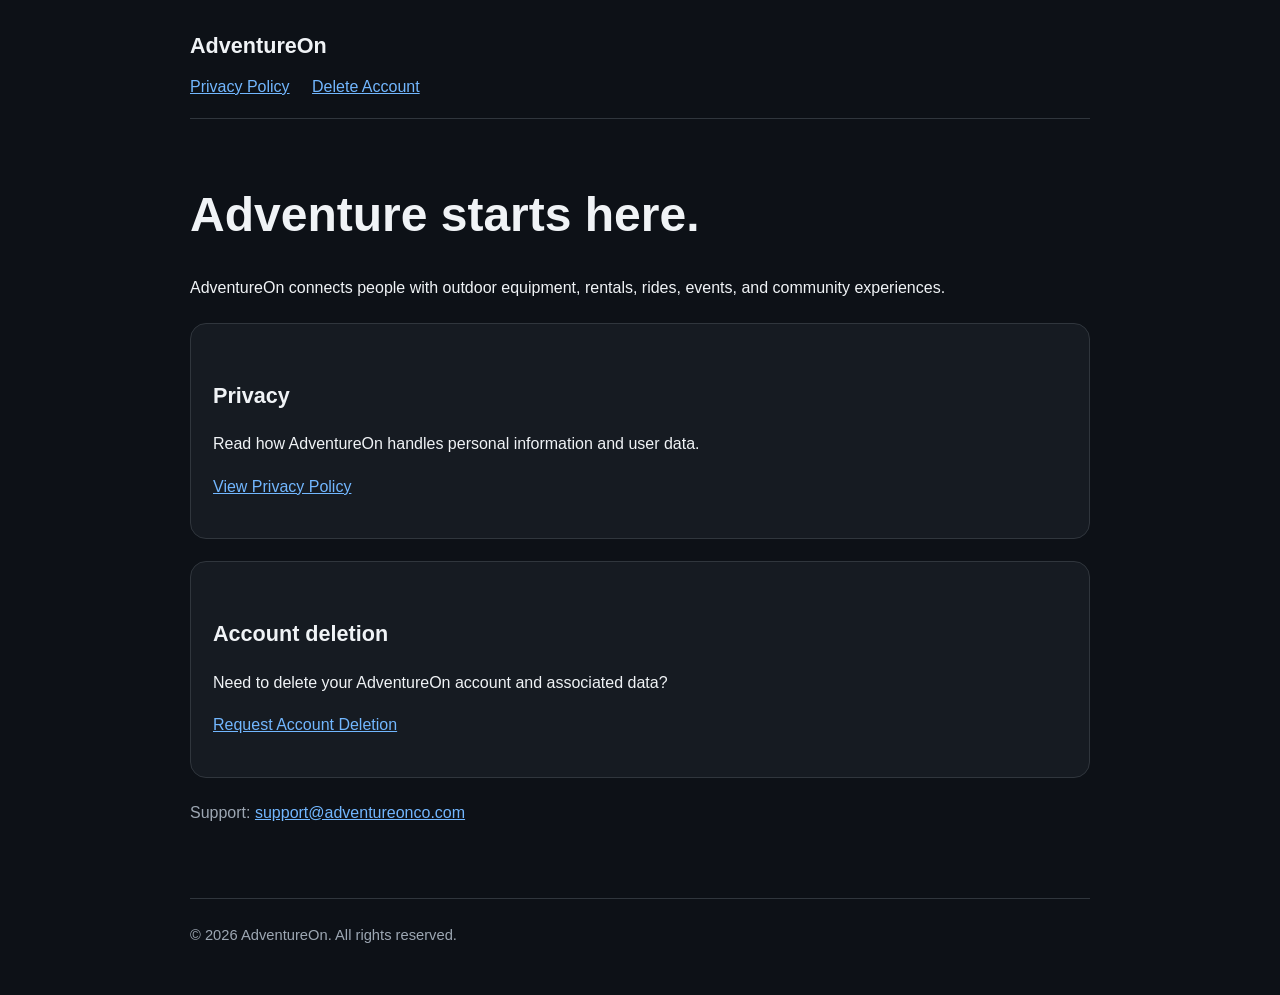
<file: index.html>
<!doctype html>
<html lang="en">
<head>
  <meta charset="utf-8">
  <meta name="viewport" content="width=device-width, initial-scale=1">
  <title>AdventureOn</title>
  <meta name="description" content="AdventureOn — rentals, rides, community, and outdoor adventure.">
  <link rel="stylesheet" href="/styles.css">
</head>
<body>
<header>
  <a class="brand" href="/">AdventureOn</a>
  <nav>
    <a href="/privacy/">Privacy Policy</a>
    <a href="/delete-account/">Delete Account</a>
  </nav>
</header>
<main>
  <h1>Adventure starts here.</h1>
  <p>AdventureOn connects people with outdoor equipment, rentals, rides, events, and community experiences.</p>

  <div class="card">
    <h2>Privacy</h2>
    <p>Read how AdventureOn handles personal information and user data.</p>
    <p><a href="/privacy/">View Privacy Policy</a></p>
  </div>

  <div class="card">
    <h2>Account deletion</h2>
    <p>Need to delete your AdventureOn account and associated data?</p>
    <p><a href="/delete-account/">Request Account Deletion</a></p>
  </div>

  <p class="muted">Support: <a href="mailto:support@adventureonco.com">support@adventureonco.com</a></p>
</main>
<footer>© 2026 AdventureOn. All rights reserved.</footer>
</body>
</html>
</file>
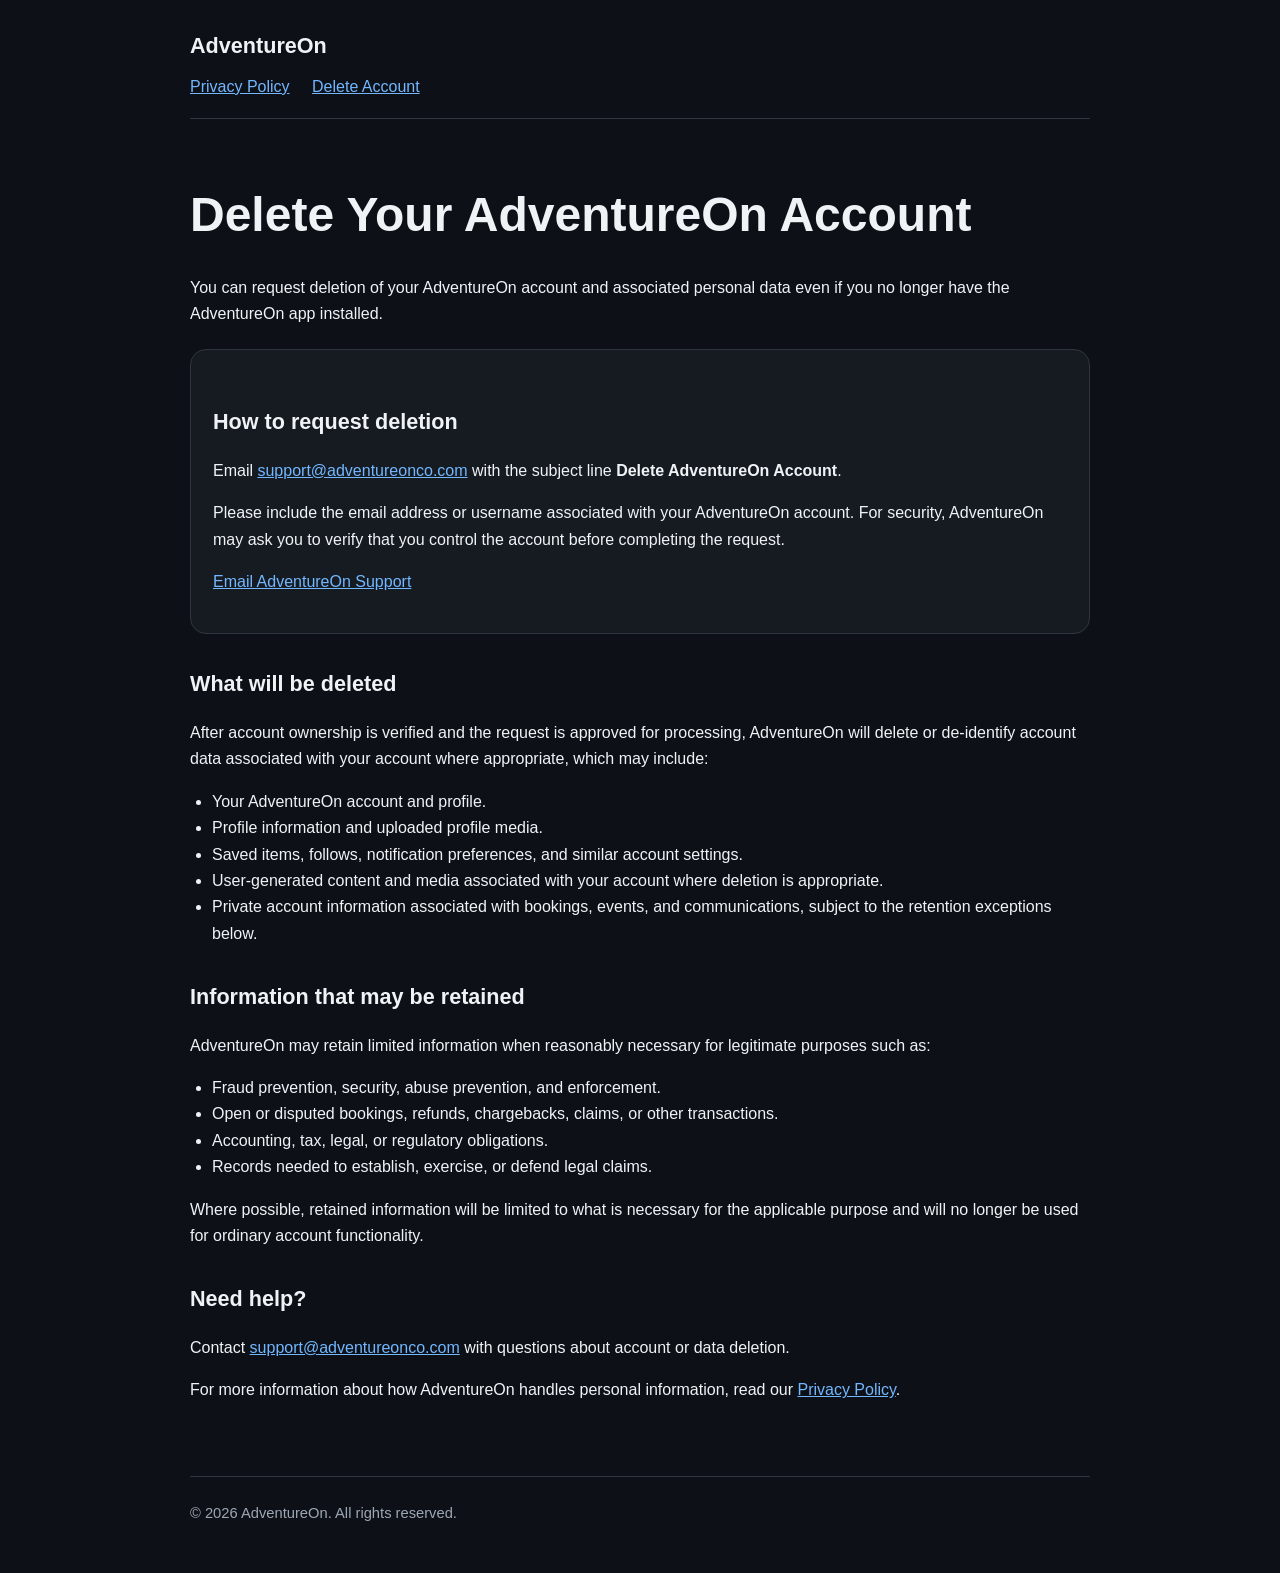
<file: delete-account/index.html>
<!doctype html>
<html lang="en">
<head>
  <meta charset="utf-8">
  <meta name="viewport" content="width=device-width, initial-scale=1">
  <title>Delete Your AdventureOn Account</title>
  <meta name="description" content="Request deletion of your AdventureOn account and associated data.">
  <link rel="stylesheet" href="/styles.css">
</head>
<body>
<header>
  <a class="brand" href="/">AdventureOn</a>
  <nav>
    <a href="/privacy/">Privacy Policy</a>
    <a href="/delete-account/">Delete Account</a>
  </nav>
</header>
<main>
  <h1>Delete Your AdventureOn Account</h1>
  <p>You can request deletion of your AdventureOn account and associated personal data even if you no longer have the AdventureOn app installed.</p>

  <div class="card">
    <h2>How to request deletion</h2>
    <p>Email <a href="mailto:support@adventureonco.com?subject=Delete%20AdventureOn%20Account">support@adventureonco.com</a> with the subject line <strong>Delete AdventureOn Account</strong>.</p>
    <p>Please include the email address or username associated with your AdventureOn account. For security, AdventureOn may ask you to verify that you control the account before completing the request.</p>
    <p><a href="mailto:support@adventureonco.com?subject=Delete%20AdventureOn%20Account">Email AdventureOn Support</a></p>
  </div>

  <h2>What will be deleted</h2>
  <p>After account ownership is verified and the request is approved for processing, AdventureOn will delete or de-identify account data associated with your account where appropriate, which may include:</p>
  <ul>
    <li>Your AdventureOn account and profile.</li>
    <li>Profile information and uploaded profile media.</li>
    <li>Saved items, follows, notification preferences, and similar account settings.</li>
    <li>User-generated content and media associated with your account where deletion is appropriate.</li>
    <li>Private account information associated with bookings, events, and communications, subject to the retention exceptions below.</li>
  </ul>

  <h2>Information that may be retained</h2>
  <p>AdventureOn may retain limited information when reasonably necessary for legitimate purposes such as:</p>
  <ul>
    <li>Fraud prevention, security, abuse prevention, and enforcement.</li>
    <li>Open or disputed bookings, refunds, chargebacks, claims, or other transactions.</li>
    <li>Accounting, tax, legal, or regulatory obligations.</li>
    <li>Records needed to establish, exercise, or defend legal claims.</li>
  </ul>
  <p>Where possible, retained information will be limited to what is necessary for the applicable purpose and will no longer be used for ordinary account functionality.</p>

  <h2>Need help?</h2>
  <p>Contact <a href="mailto:support@adventureonco.com">support@adventureonco.com</a> with questions about account or data deletion.</p>

  <p>For more information about how AdventureOn handles personal information, read our <a href="/privacy/">Privacy Policy</a>.</p>
</main>
<footer>© 2026 AdventureOn. All rights reserved.</footer>
</body>
</html>
</file>
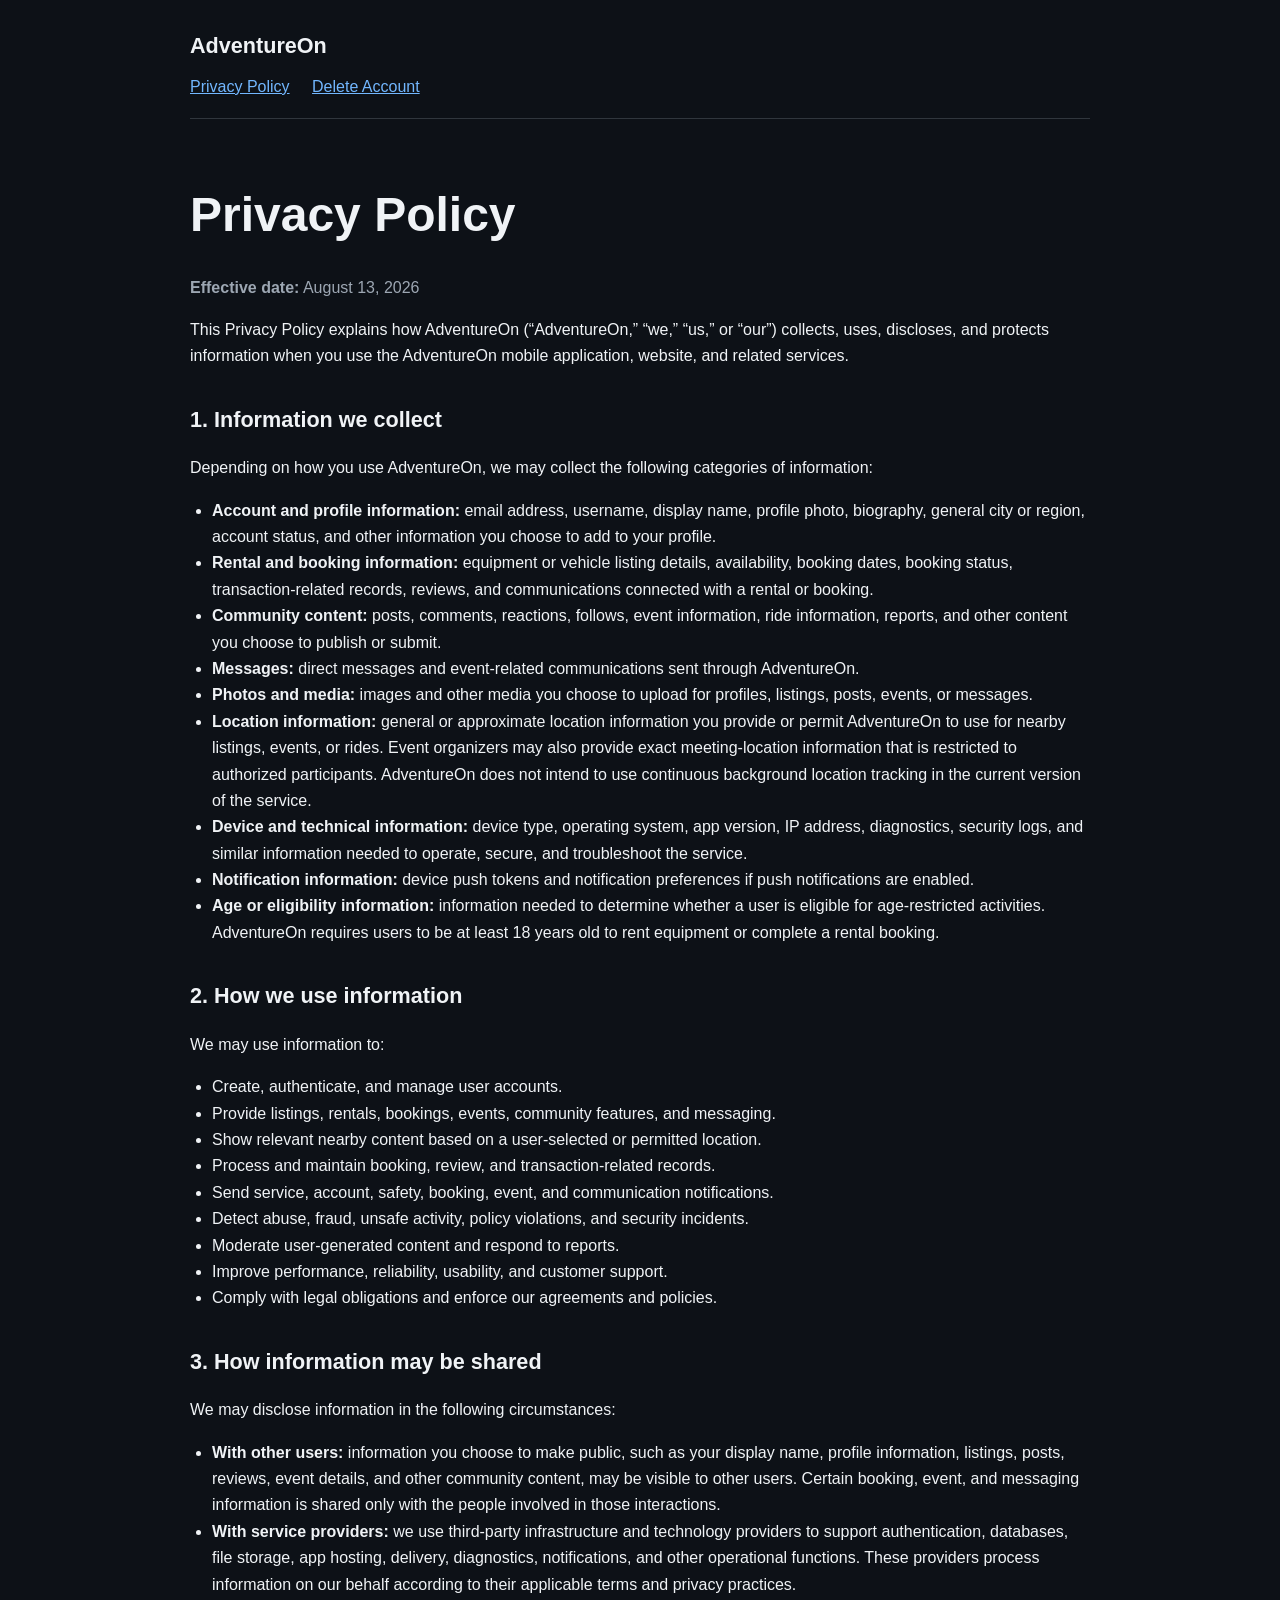
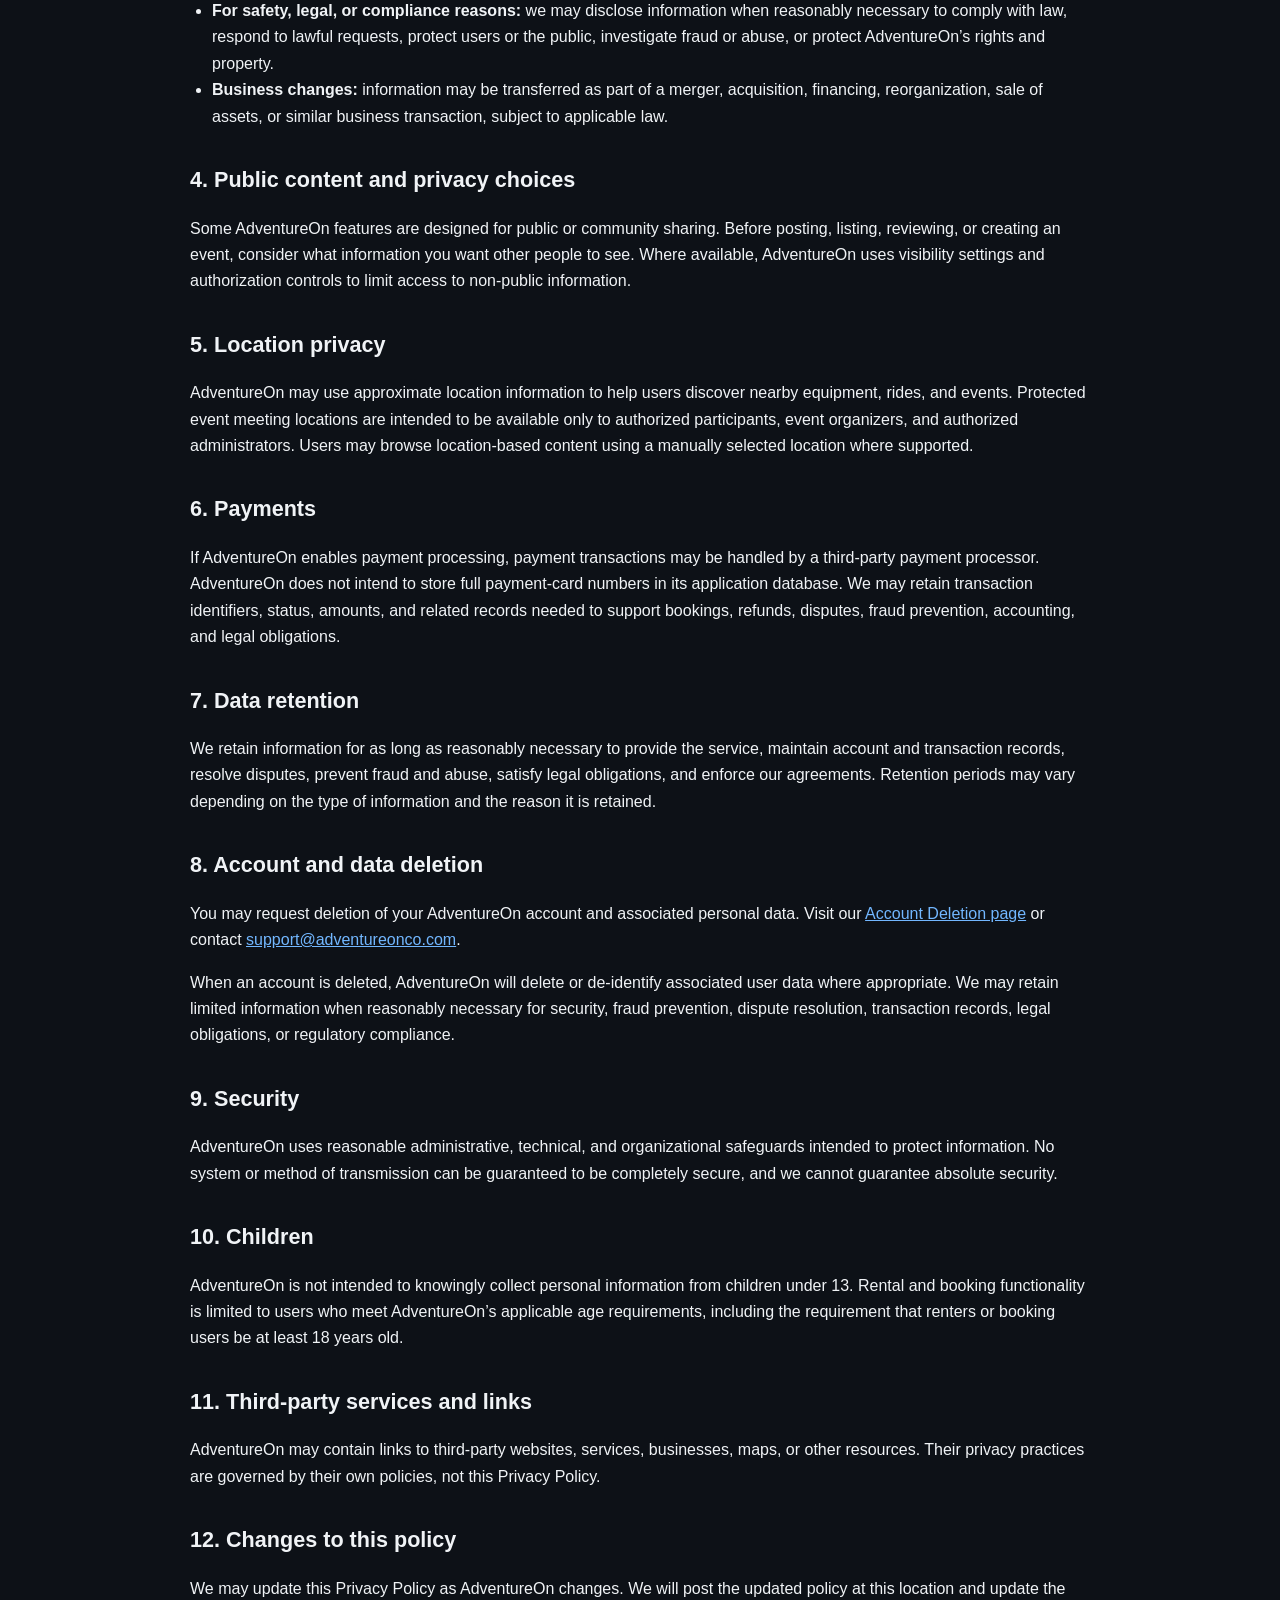
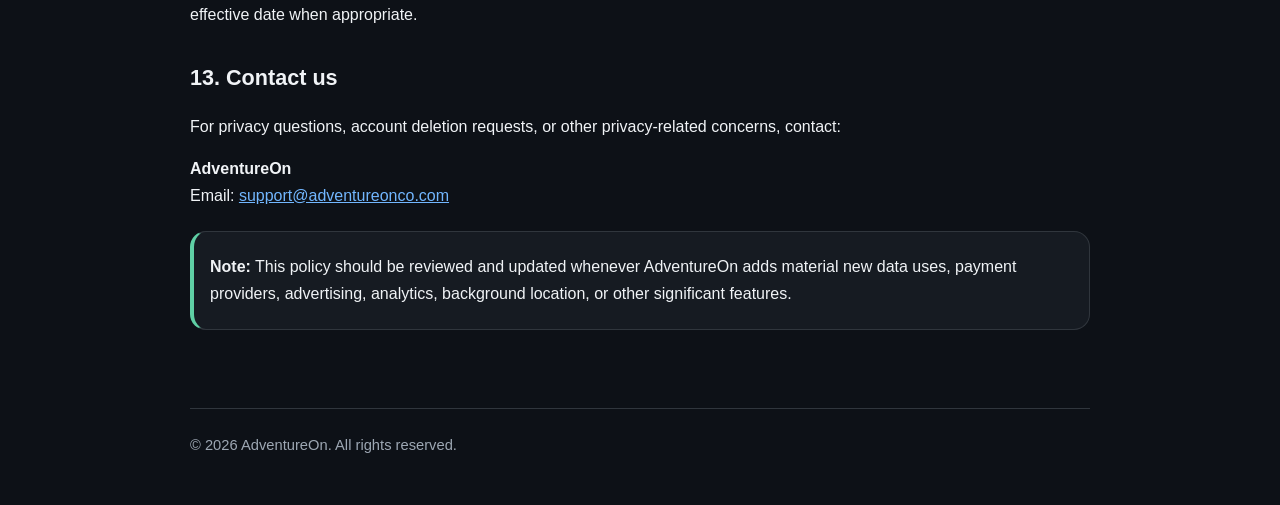
<file: privacy/index.html>
<!doctype html>
<html lang="en">
<head>
  <meta charset="utf-8">
  <meta name="viewport" content="width=device-width, initial-scale=1">
  <title>Privacy Policy | AdventureOn</title>
  <meta name="description" content="AdventureOn Privacy Policy">
  <link rel="stylesheet" href="/styles.css">
</head>
<body>
<header>
  <a class="brand" href="/">AdventureOn</a>
  <nav>
    <a href="/privacy/">Privacy Policy</a>
    <a href="/delete-account/">Delete Account</a>
  </nav>
</header>
<main>
  <h1>Privacy Policy</h1>
  <p class="muted"><strong>Effective date:</strong> August 13, 2026</p>

  <p>This Privacy Policy explains how AdventureOn (“AdventureOn,” “we,” “us,” or “our”) collects, uses, discloses, and protects information when you use the AdventureOn mobile application, website, and related services.</p>

  <h2>1. Information we collect</h2>
  <p>Depending on how you use AdventureOn, we may collect the following categories of information:</p>
  <ul>
    <li><strong>Account and profile information:</strong> email address, username, display name, profile photo, biography, general city or region, account status, and other information you choose to add to your profile.</li>
    <li><strong>Rental and booking information:</strong> equipment or vehicle listing details, availability, booking dates, booking status, transaction-related records, reviews, and communications connected with a rental or booking.</li>
    <li><strong>Community content:</strong> posts, comments, reactions, follows, event information, ride information, reports, and other content you choose to publish or submit.</li>
    <li><strong>Messages:</strong> direct messages and event-related communications sent through AdventureOn.</li>
    <li><strong>Photos and media:</strong> images and other media you choose to upload for profiles, listings, posts, events, or messages.</li>
    <li><strong>Location information:</strong> general or approximate location information you provide or permit AdventureOn to use for nearby listings, events, or rides. Event organizers may also provide exact meeting-location information that is restricted to authorized participants. AdventureOn does not intend to use continuous background location tracking in the current version of the service.</li>
    <li><strong>Device and technical information:</strong> device type, operating system, app version, IP address, diagnostics, security logs, and similar information needed to operate, secure, and troubleshoot the service.</li>
    <li><strong>Notification information:</strong> device push tokens and notification preferences if push notifications are enabled.</li>
    <li><strong>Age or eligibility information:</strong> information needed to determine whether a user is eligible for age-restricted activities. AdventureOn requires users to be at least 18 years old to rent equipment or complete a rental booking.</li>
  </ul>

  <h2>2. How we use information</h2>
  <p>We may use information to:</p>
  <ul>
    <li>Create, authenticate, and manage user accounts.</li>
    <li>Provide listings, rentals, bookings, events, community features, and messaging.</li>
    <li>Show relevant nearby content based on a user-selected or permitted location.</li>
    <li>Process and maintain booking, review, and transaction-related records.</li>
    <li>Send service, account, safety, booking, event, and communication notifications.</li>
    <li>Detect abuse, fraud, unsafe activity, policy violations, and security incidents.</li>
    <li>Moderate user-generated content and respond to reports.</li>
    <li>Improve performance, reliability, usability, and customer support.</li>
    <li>Comply with legal obligations and enforce our agreements and policies.</li>
  </ul>

  <h2>3. How information may be shared</h2>
  <p>We may disclose information in the following circumstances:</p>
  <ul>
    <li><strong>With other users:</strong> information you choose to make public, such as your display name, profile information, listings, posts, reviews, event details, and other community content, may be visible to other users. Certain booking, event, and messaging information is shared only with the people involved in those interactions.</li>
    <li><strong>With service providers:</strong> we use third-party infrastructure and technology providers to support authentication, databases, file storage, app hosting, delivery, diagnostics, notifications, and other operational functions. These providers process information on our behalf according to their applicable terms and privacy practices.</li>
    <li><strong>For safety, legal, or compliance reasons:</strong> we may disclose information when reasonably necessary to comply with law, respond to lawful requests, protect users or the public, investigate fraud or abuse, or protect AdventureOn’s rights and property.</li>
    <li><strong>Business changes:</strong> information may be transferred as part of a merger, acquisition, financing, reorganization, sale of assets, or similar business transaction, subject to applicable law.</li>
  </ul>

  <h2>4. Public content and privacy choices</h2>
  <p>Some AdventureOn features are designed for public or community sharing. Before posting, listing, reviewing, or creating an event, consider what information you want other people to see. Where available, AdventureOn uses visibility settings and authorization controls to limit access to non-public information.</p>

  <h2>5. Location privacy</h2>
  <p>AdventureOn may use approximate location information to help users discover nearby equipment, rides, and events. Protected event meeting locations are intended to be available only to authorized participants, event organizers, and authorized administrators. Users may browse location-based content using a manually selected location where supported.</p>

  <h2>6. Payments</h2>
  <p>If AdventureOn enables payment processing, payment transactions may be handled by a third-party payment processor. AdventureOn does not intend to store full payment-card numbers in its application database. We may retain transaction identifiers, status, amounts, and related records needed to support bookings, refunds, disputes, fraud prevention, accounting, and legal obligations.</p>

  <h2>7. Data retention</h2>
  <p>We retain information for as long as reasonably necessary to provide the service, maintain account and transaction records, resolve disputes, prevent fraud and abuse, satisfy legal obligations, and enforce our agreements. Retention periods may vary depending on the type of information and the reason it is retained.</p>

  <h2>8. Account and data deletion</h2>
  <p>You may request deletion of your AdventureOn account and associated personal data. Visit our <a href="/delete-account/">Account Deletion page</a> or contact <a href="mailto:support@adventureonco.com">support@adventureonco.com</a>.</p>
  <p>When an account is deleted, AdventureOn will delete or de-identify associated user data where appropriate. We may retain limited information when reasonably necessary for security, fraud prevention, dispute resolution, transaction records, legal obligations, or regulatory compliance.</p>

  <h2>9. Security</h2>
  <p>AdventureOn uses reasonable administrative, technical, and organizational safeguards intended to protect information. No system or method of transmission can be guaranteed to be completely secure, and we cannot guarantee absolute security.</p>

  <h2>10. Children</h2>
  <p>AdventureOn is not intended to knowingly collect personal information from children under 13. Rental and booking functionality is limited to users who meet AdventureOn’s applicable age requirements, including the requirement that renters or booking users be at least 18 years old.</p>

  <h2>11. Third-party services and links</h2>
  <p>AdventureOn may contain links to third-party websites, services, businesses, maps, or other resources. Their privacy practices are governed by their own policies, not this Privacy Policy.</p>

  <h2>12. Changes to this policy</h2>
  <p>We may update this Privacy Policy as AdventureOn changes. We will post the updated policy at this location and update the effective date when appropriate.</p>

  <h2>13. Contact us</h2>
  <p>For privacy questions, account deletion requests, or other privacy-related concerns, contact:</p>
  <p><strong>AdventureOn</strong><br>
  Email: <a href="mailto:support@adventureonco.com">support@adventureonco.com</a></p>

  <div class="card notice">
    <strong>Note:</strong> This policy should be reviewed and updated whenever AdventureOn adds material new data uses, payment providers, advertising, analytics, background location, or other significant features.
  </div>
</main>
<footer>© 2026 AdventureOn. All rights reserved.</footer>
</body>
</html>
</file>
<file: styles.css>
:root {
  color-scheme: light dark;
  --bg: #0d1117;
  --panel: #161b22;
  --text: #f0f3f6;
  --muted: #9da7b3;
  --line: #30363d;
  --accent: #5fd0a5;
  --link: #72b7ff;
}
* { box-sizing: border-box; }
body {
  margin: 0;
  font-family: -apple-system, BlinkMacSystemFont, "Segoe UI", Roboto, Helvetica, Arial, sans-serif;
  background: var(--bg);
  color: var(--text);
  line-height: 1.65;
}
header, main, footer {
  width: min(900px, calc(100% - 40px));
  margin: 0 auto;
}
header {
  padding: 28px 0 18px;
  border-bottom: 1px solid var(--line);
}
.brand {
  color: var(--text);
  text-decoration: none;
  font-size: 1.35rem;
  font-weight: 750;
}
nav { margin-top: 10px; }
nav a { margin-right: 18px; }
main { padding: 36px 0 56px; }
h1 { font-size: clamp(2rem, 5vw, 3rem); line-height: 1.15; }
h2 { margin-top: 2rem; font-size: 1.35rem; }
a { color: var(--link); }
.card {
  background: var(--panel);
  border: 1px solid var(--line);
  border-radius: 16px;
  padding: 22px;
  margin: 22px 0;
}
.notice {
  border-left: 4px solid var(--accent);
  padding-left: 16px;
}
.muted { color: var(--muted); }
footer {
  border-top: 1px solid var(--line);
  padding: 24px 0 48px;
  color: var(--muted);
  font-size: 0.92rem;
}
ul { padding-left: 22px; }
</file>
